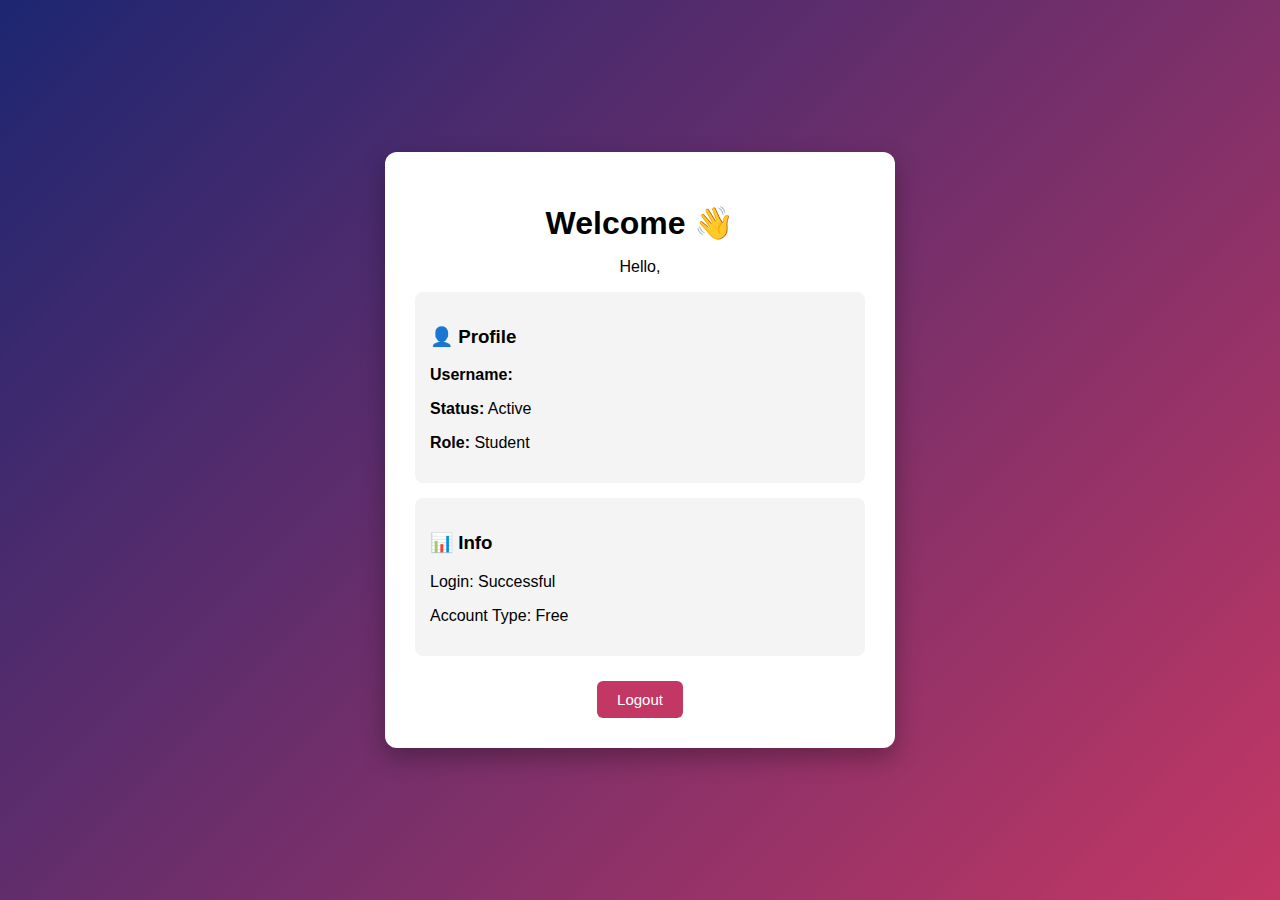
<file: dashboard.html>
<!DOCTYPE html>
<html lang="en">
<head>
  <meta charset="UTF-8">
  <title>Dashboard</title>

  <style>
    body {
      margin: 0;
      font-family: Arial, sans-serif;
      min-height: 100vh;
      background: linear-gradient(135deg, #1d2671, #c33764);
      display: flex;
      justify-content: center;
      align-items: center;
    }

    .dashboard {
      background: white;
      width: 90%;
      max-width: 450px;
      padding: 30px;
      border-radius: 12px;
      text-align: center;
      box-shadow: 0 10px 25px rgba(0,0,0,0.3);
    }

    h1 {
      margin-bottom: 5px;
    }

    .username {
      color: #c33764;
      font-weight: bold;
    }

    .card {
      background: #f4f4f4;
      padding: 15px;
      margin: 15px 0;
      border-radius: 8px;
      text-align: left;
    }

    button {
      padding: 10px 20px;
      background: #c33764;
      color: white;
      border: none;
      border-radius: 6px;
      cursor: pointer;
      font-size: 15px;
      margin-top: 10px;
    }

    button:hover {
      background: #a82b55;
    }
  </style>
</head>

<body>

  <div class="dashboard">
    <h1>Welcome 👋</h1>
    <p>Hello, <span class="username" id="user"></span></p>
    <p id="date"></p>

    <div class="card">
      <h3>👤 Profile</h3>
      <p><b>Username:</b> <span id="profileUser"></span></p>
      <p><b>Status:</b> Active</p>
      <p><b>Role:</b> Student</p>
    </div>

    <div class="card">
      <h3>📊 Info</h3>
      <p>Login: Successful</p>
      <p>Account Type: Free</p>
    </div>

    <button onclick="logout()">Logout</button>
  </div>

  <script>
    // l
</file>
